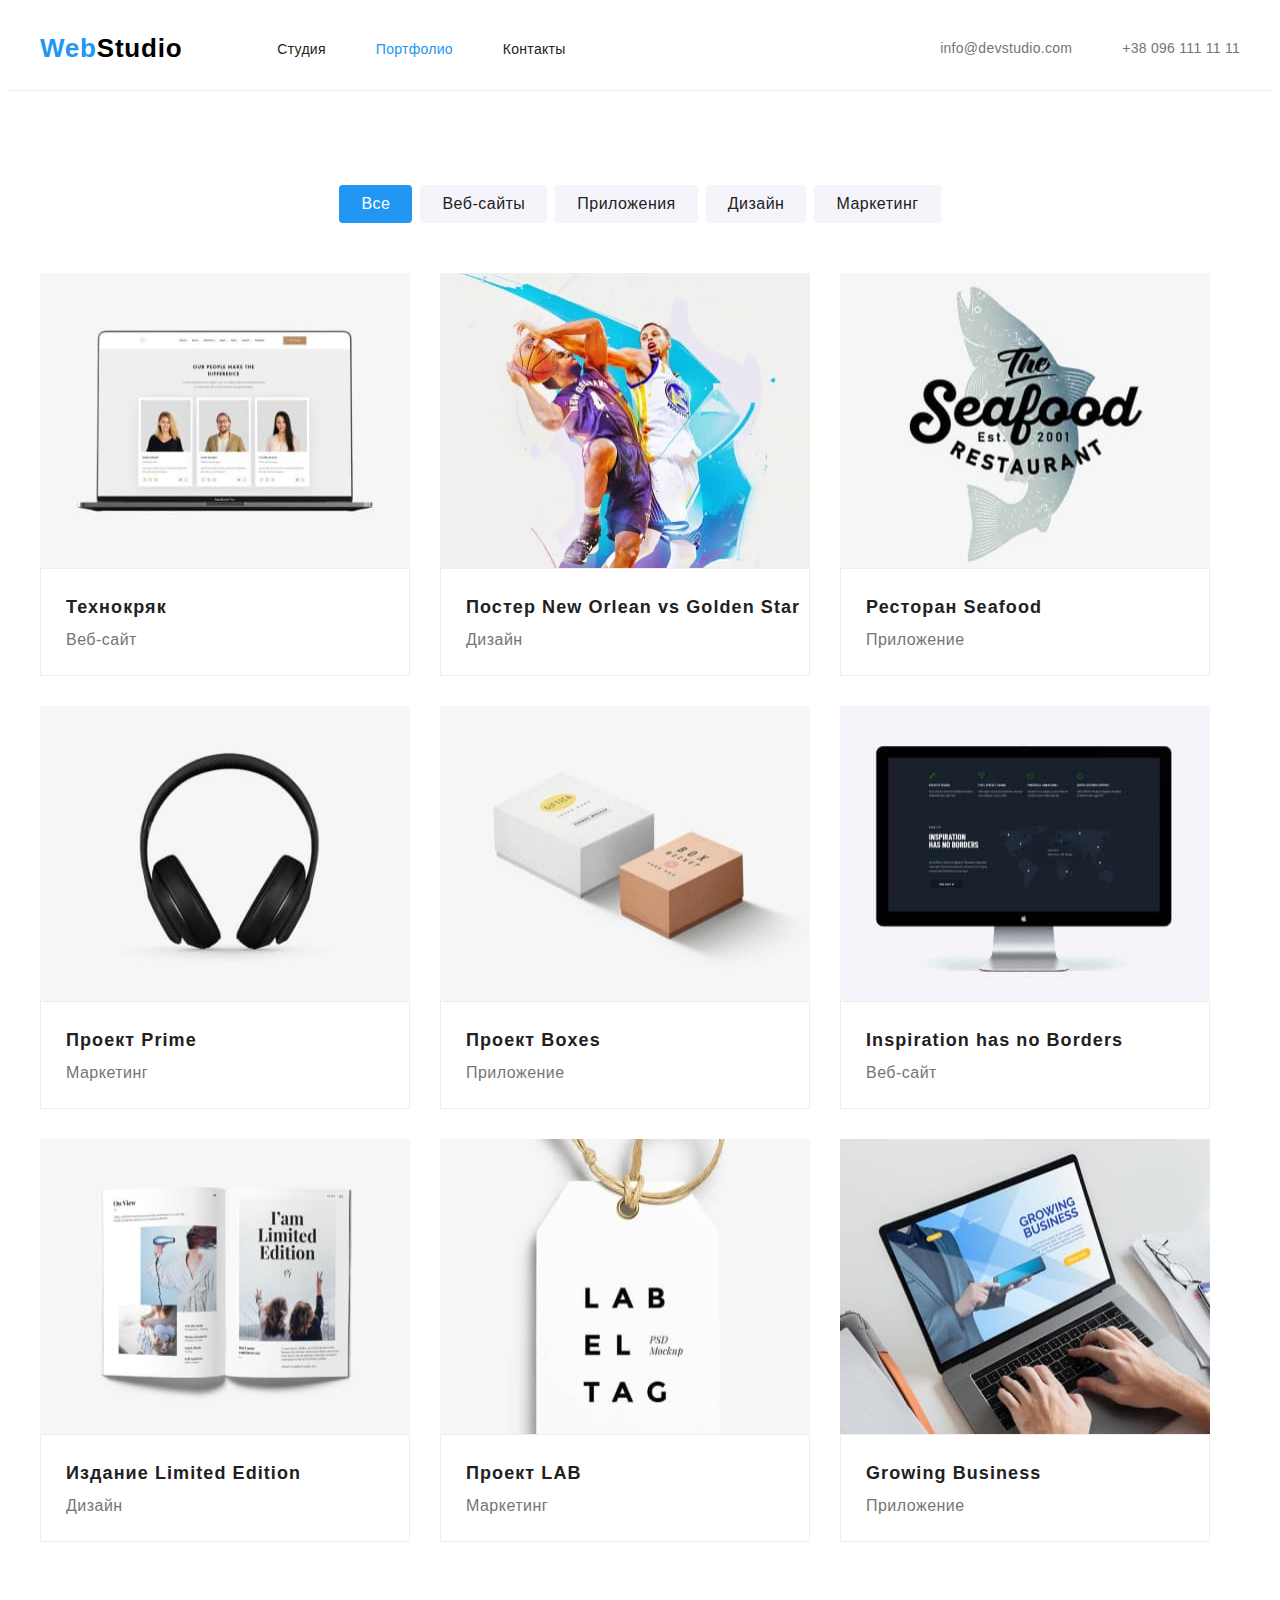
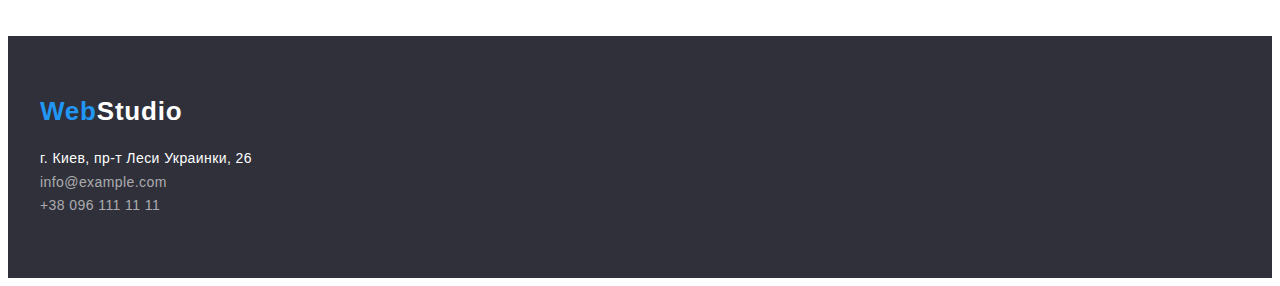
<file: portfolio.html>
<!DOCTYPE html>
<html lang="en">

<head>
  <meta charset="UTF-8" />
  <meta http-equiv="X-UA-Compatible" content="IE=edge" />
  <meta name="viewport" content="width=device-width, initial-scale=1.0" />
  <title>Document</title>

  <link rel="stylesheet" href="./css/styles.css" />
</head>

<body>
  <!-- HEADER -->
  <header class="header">
    <div class="container header-container">
      <nav class="site-nav">
        <a class="logo link" href="" lang="en">Web<span class="logo-black">Studio</span></a>
        <ul class="menu list">
          <li class="menu-item">
            <a class="menu-link link" href="./index.html">Студия</a>
          </li>
          <li class="menu-item">
            <a class="menu-link current link" href="./portfolio.html">Портфолио</a>
          </li>
          <li class="menu-item">
            <a class="menu-link link" href="">Контакты</a>
          </li>
        </ul>
      </nav>
      <a class="mail-link link" href="mailto:info@devstudio.com">info@devstudio.com</a>
      <a class="tel-link link" href="tel:+380961111111">+38 096 111 11 11</a>
    </div>
  </header>

  <main>
    <!-- BUTTONS -->
    <section class="buttons section">
      <div class="port-section container">
        <ul class="btn-menu list">
          <li class="btn-item"><button class="btn-list current" type="button">Все</button></li>
          <li class="btn-item"><button class="btn-list" type="button">Веб-сайты</button></li>
          <li class="btn-item"><button class="btn-list" type="button">Приложения</button></li>
          <li class="btn-item"><button class="btn-list" type="button">Дизайн</button></li>
          <li class="btn-item"><button class="btn-list" type="button">Маркетинг</button></li>
        </ul>

        <!-- PICTURES LIST -->
        <ul class="port-list list">
          <li class="portfolio-item">
            <img src="./images/portfolio/laptop.jpg" alt="laptop" width="370" height="295" />
            <div class="port-item-desc">
              <h3 class="port-title">Технокряк</h3>
              <p class="port-text">Веб-сайт</p>
            </div>

          </li>
          <li class="portfolio-item">
            <img src="./images/portfolio/game.jpg" alt="game" width="370" height="295" />
            <div class="port-item-desc">
              <h3 class="port-title">Постер New Orlean vs Golden Star</h3>
              <p class="port-text">Дизайн</p>
            </div>

          </li>
          <li class="portfolio-item">
            <img src="./images/portfolio/seafood.jpg" alt="seafood" width="370" height="295" />
            <div class="port-item-desc">
              <h3 class="port-title">Ресторан Seafood</h3>
              <p class="port-text">Приложение</p>
            </div>

          </li>
          <li class="portfolio-item">
            <img src="./images/portfolio/headphones.jpg" alt="headphones" width="370" height="295" />
            <div class="port-item-desc">
              <h3 class="port-title">Проект Prime</h3>
              <p class="port-text">Маркетинг</p>
            </div>

          </li>
          <li class="portfolio-item">
            <img src="./images/portfolio/box.jpg" alt="box" width="370" height="295" />
            <div class="port-item-desc">
              <h3 class="port-title">Проект Boxes</h3>
              <p class="port-text">Приложение</p>
            </div>

          </li>
          <li class="portfolio-item">
            <img src="./images/portfolio/monitor.jpg" alt="monitor" width="370" height="295" />
            <div class="port-item-desc">
              <h3 class="port-title">Inspiration has no Borders</h3>
              <p class="port-text">Веб-сайт</p>
            </div>

          </li>
          <li class="portfolio-item">
            <img src="./images/portfolio/magazine.jpg" alt="magazine" width="370" height="295" />
            <div class="port-item-desc">
              <h3 class="port-title">Издание Limited Edition</h3>
              <p class="port-text">Дизайн</p>
            </div>

          </li>
          <li class="portfolio-item">
            <img src="./images/portfolio/lab.jpg" alt="lab" width="370" height="295" />
            <div class="port-item-desc">
              <h3 class="port-title">Проект LAB</h3>
              <p class="port-text">Маркетинг</p>
            </div>

          </li>
          <li class="portfolio-item">
            <img src="./images/portfolio/type.jpg" alt="type" width="370" height="295" />
            <div class="port-item-desc">
              <h3 class="port-title">Growing Business</h3>
              <p class="port-text">Приложение</p>
            </div>

          </li>
        </ul>
      </div>
    </section>
  </main>

  <!-- FOOTER -->
  <footer class="footer">
    <div class="container">
      <a class="logo link" href="" lang="en">Web<span class="logo-white">Studio</span></a>
      <address class="footer-adress">
        <ul class="list">
          <li>
            <a class="location link" href="https://goo.gl/maps/hZrBAjfU1j6jD1Ma9" target="_blank"
              rel="noopener noreferrer">г.
              Киев, пр-т Леси Украинки, 26</a>
          </li>
          <li>
            <a class="footer-mail link" href="mailto:info@example.com">info@example.com</a>
          </li>
          <li>
            <a class="footer-tel link" href="tel:+380961111111">+38 096 111 11 11</a>
          </li>
        </ul>
      </address>
    </div>
  </footer>
</body>

</html>
</file>
<file: css/styles.css>
:root {
  --main-font: "Roboto", sans-serif;
  --additional-font: "Raleway", sans-serif;
  --accent-color: #2196f3;
  --accent-color-title: #212121;
  --accent-color-desc: #757575;
  --accent-color-text: #ffffff;
  --accent-color-back: #2f303a;
  --accent-color-cont: rgba(255, 255, 255, 0.6);
  --accent-color-logo: #000000;
  --accent-color-team: #f5f4fa;
  --accent-color-port: #eeeeee;
  --btn-hover: #188ce8;
}

h1,
h2,
h3,
h4,
h5,
h6,
p {
  margin-top: 0;
  margin-bottom: 0;
}

ul,
ol {
  margin-top: 0;
  margin-bottom: 0;
  padding-left: 0;
}

img {
  display: block;
}

.list {
  list-style: none;
}

.link {
  text-decoration: none;
}

.body {
  font-family: var(--main-font);
  color: var(--accent-color-title);
}

.container {
  width: 1200px;
  margin-right: auto;
  margin-left: auto;
  padding: 0 15px;
}

.section {
  padding-top: 94px;
  padding-bottom: 94px;
}

/* ============ HEADER ============ */

.header {
  border-bottom: 1px solid #ececec;
}

.header-container {
  display: flex;
  align-items: center;
}

.site-nav {
  display: flex;
}

.menu {
  display: flex;
  align-items: center;

  padding: 32px 0 32px 0;
}

.menu-item:not(:last-child) {
  margin-right: 50px;
}

.logo {
  margin-right: 95px;
  padding: 25px 0 25px 0;

  font-family: var(--additional-font);
  font-weight: 700;
  font-size: 26px;
  line-height: 1.19;
  letter-spacing: 0.03em;
  color: var(--accent-color);
}

.logo-black {
  color: var(--accent-color-logo);
}

.menu-link.current {
  color: var(--accent-color);
}

.menu-link {
  font-family: var(--additional-font);
  font-weight: 500;
  font-size: 14px;
  line-height: 1.14;
  letter-spacing: 0.02em;
  color: var(--accent-color-title);
}

.menu-link:hover,
.menu-link:focus {
  color: var(--accent-color);
}

.mail-link {
  margin-left: auto;
  margin-right: 50px;
  padding-top: 32px;
  padding-bottom: 32px;

  font-family: var(--main-font);
  font-weight: 500;
  font-size: 14px;
  line-height: 1.14;
  letter-spacing: 0.02em;
  color: var(--accent-color-desc);
}

.mail-link:hover,
.mail-link:focus {
  color: var(--accent-color);
}

.tel-link {
  padding-top: 32px;
  padding-bottom: 32px;

  font-family: var(--main-font);
  font-weight: 500;
  font-size: 14px;
  line-height: 1.14;
  letter-spacing: 0.02em;
  color: var(--accent-color-desc);
}

.tel-link:hover,
.tel-link:focus {
  color: var(--accent-color);
}

/* ============ SERVICE ============ */

.hero {
  padding: 200px 0 200px 0;
  text-align: center;

  background-color: var(--accent-color-back);
}

.main-title {
  width: 696px;
  margin: 0 auto;
  margin-bottom: 30px;
  font-weight: 900;
  font-size: 44px;
  line-height: 1.36;
  text-align: center;
  letter-spacing: 0.06em;
  text-transform: uppercase;
  color: var(--accent-color-text);
}

.modal-btn {
  width: 200px;
  height: 50px;
  left: 700px;
  top: 430px;

  cursor: pointer;
  font-family: var(--main-font);
  font-weight: 700;
  font-size: 16px;
  line-height: 1.87;
  letter-spacing: 0.06em;
  border-radius: 4px;

  color: var(--accent-color-text);
  background-color: var(--accent-color);
  box-shadow: 0px 4px 4px rgba(0, 0, 0, 0.15);
}

.main-title {
  font-family: var(--main-font);
  font-weight: 900;
  font-size: 44px;
  line-height: 1.36;
  letter-spacing: 0.06em;
  text-transform: uppercase;
  color: var(--accent-color-text);
}

.modal-btn:hover,
.modal-btn:focus {
  background-color: var(--btn-hover);
}

/* ============ SERVICE ============ */

.skills-menu {
  display: flex;
  justify-content: space-between;
}

.skills-item {
  width: 270px;
}

.skills-title {
  padding-bottom: 10px;

  font-family: var(--main-font);
  font-weight: 700;
  font-size: 14px;
  line-height: 1.14;
  letter-spacing: 0.03em;
  text-transform: uppercase;
  color: var(--accent-color-title);
}

.skills-text {
  font-family: var(--main-font);
  font-weight: 400;
  font-size: 14px;
  line-height: 1.71;
  letter-spacing: 0.03em;
  color: var(--accent-color-desc);
}

/* ============ ABOUT ============ */

.about-section {
  padding-bottom: 94px;
}

.about-menu {
  display: flex;
  justify-content: space-between;
}

.about-title {
  margin-bottom: 50px;

  text-align: center;
  font-family: var(--main-font);
  font-weight: 700;
  font-size: 36px;
  line-height: 1.16;
  letter-spacing: 0.03em;
  color: var(--accent-color-title);
}

/* ============ TEAM ============ */

.team-section {
  background-color: var(--accent-color-team);
}

.team-menu {
  display: flex;
  justify-content: space-between;
}

.team-list {
  background: var(--accent-color-text);
  box-shadow: 0px 1px 3px rgba(0, 0, 0, 0.12), 0px 1px 1px rgba(0, 0, 0, 0.14),
    0px 2px 1px rgba(0, 0, 0, 0.2);
  border-radius: 0px 0px 4px 4px;
}

.team-title {
  margin-bottom: 50px;

  text-align: center;
  font-family: var(--main-font);
  font-weight: 700;
  font-size: 36px;
  line-height: 1.16;
  letter-spacing: 0.03em;
  color: var(--accent-color-title);
}

.team-desc {
  padding-top: 30px;
  padding-bottom: 30px;
}

.team-name {
  text-align: center;
  font-family: var(--main-font);
  font-weight: 500;
  font-size: 16px;
  line-height: 1.19;
  letter-spacing: 0.03em;
  color: var(--accent-color-title);
}

.team-prof {
  text-align: center;
  font-family: var(--main-font);
  font-weight: 400;
  font-size: 16px;
  line-height: 1.19;
  letter-spacing: 0.03em;
  color: var(--accent-color-desc);
}

/* ============ FOOTER ============ */

.footer {
  padding-top: 60px;
  padding-bottom: 60px;

  background-color: var(--accent-color-back);
}

.footer-adress {
  margin-top: 20px;
}

.logo-white {
  font-family: var(--additional-font);
  font-weight: 700;
  font-size: 26px;
  line-height: 1.19;
  letter-spacing: 0.03em;
  color: var(--accent-color-text);
}

.location {
  font-family: var(--main-font);
  font-style: normal;
  font-weight: 400;
  font-size: 14px;
  line-height: 1.71;
  letter-spacing: 0.03em;
  color: var(--accent-color-text);
}

.footer-mail {
  font-family: var(--main-font);
  font-style: normal;
  font-weight: 400;
  font-size: 14px;
  line-height: 1.71;
  letter-spacing: 0.03em;
  color: var(--accent-color-cont);
}

.footer-mail:hover,
.footer-mail:focus {
  color: var(--accent-color-text);
}

.footer-tel {
  font-family: var(--main-font);
  font-style: normal;
  font-weight: 400;
  font-size: 14px;
  line-height: 1.71;
  letter-spacing: 0.03em;
  color: var(--accent-color-cont);
}

.footer-tel :hover,
.footer-tel :focus {
  color: var(--accent-color-text);
}

/* ============ BUTTONS ============ */

.port-section {
}

.btn-menu {
  display: flex;
  justify-content: center;
  margin-bottom: 50px;
}

.btn-item:not(:last-child) {
  margin-right: 8px;
}

.btn-list {
  padding: 6px 22px;

  font-family: var(--main-font);
  font-weight: 500;
  font-size: 16px;
  line-height: 1.62;
  text-align: center;
  letter-spacing: 0.03em;
  border: none;
  border-radius: 4px;
  color: var(--accent-color-title);
  background-color: var(--accent-color-team);
}

.btn-list.current {
  color: var(--accent-color-text);
  background-color: var(--accent-color);
}

.btn-list:hover,
.btn-list:focus {
  color: var(--accent-color-text);
  background-color: var(--accent-color);
}

/* ============ PICTURES LIST ============ */

.port-list {
  display: flex;
  flex-wrap: wrap;
  margin-left: -30px;
  margin-bottom: -30px;
}

.portfolio-item {
  display: block;
  margin-left: 30px;
  margin-bottom: 30px;

  background: var(--accent-color-text);
}

.port-item-desc {
  border: 1px solid var(--accent-color-port);
  padding-left: 25px;
  padding-top: 20px;
  padding-bottom: 20px;
}

.port-title {
  font-family: var(--main-font);
  font-style: normal;
  font-weight: 700;
  font-size: 18px;
  line-height: 2;
  letter-spacing: 0.06em;
  color: var(--accent-color-title);
}

.port-text {
  font-family: var(--main-font);
  font-style: normal;
  font-weight: 400;
  font-size: 16px;
  line-height: 1.87;
  letter-spacing: 0.03em;
  color: var(--accent-color-desc);
}
</file>
